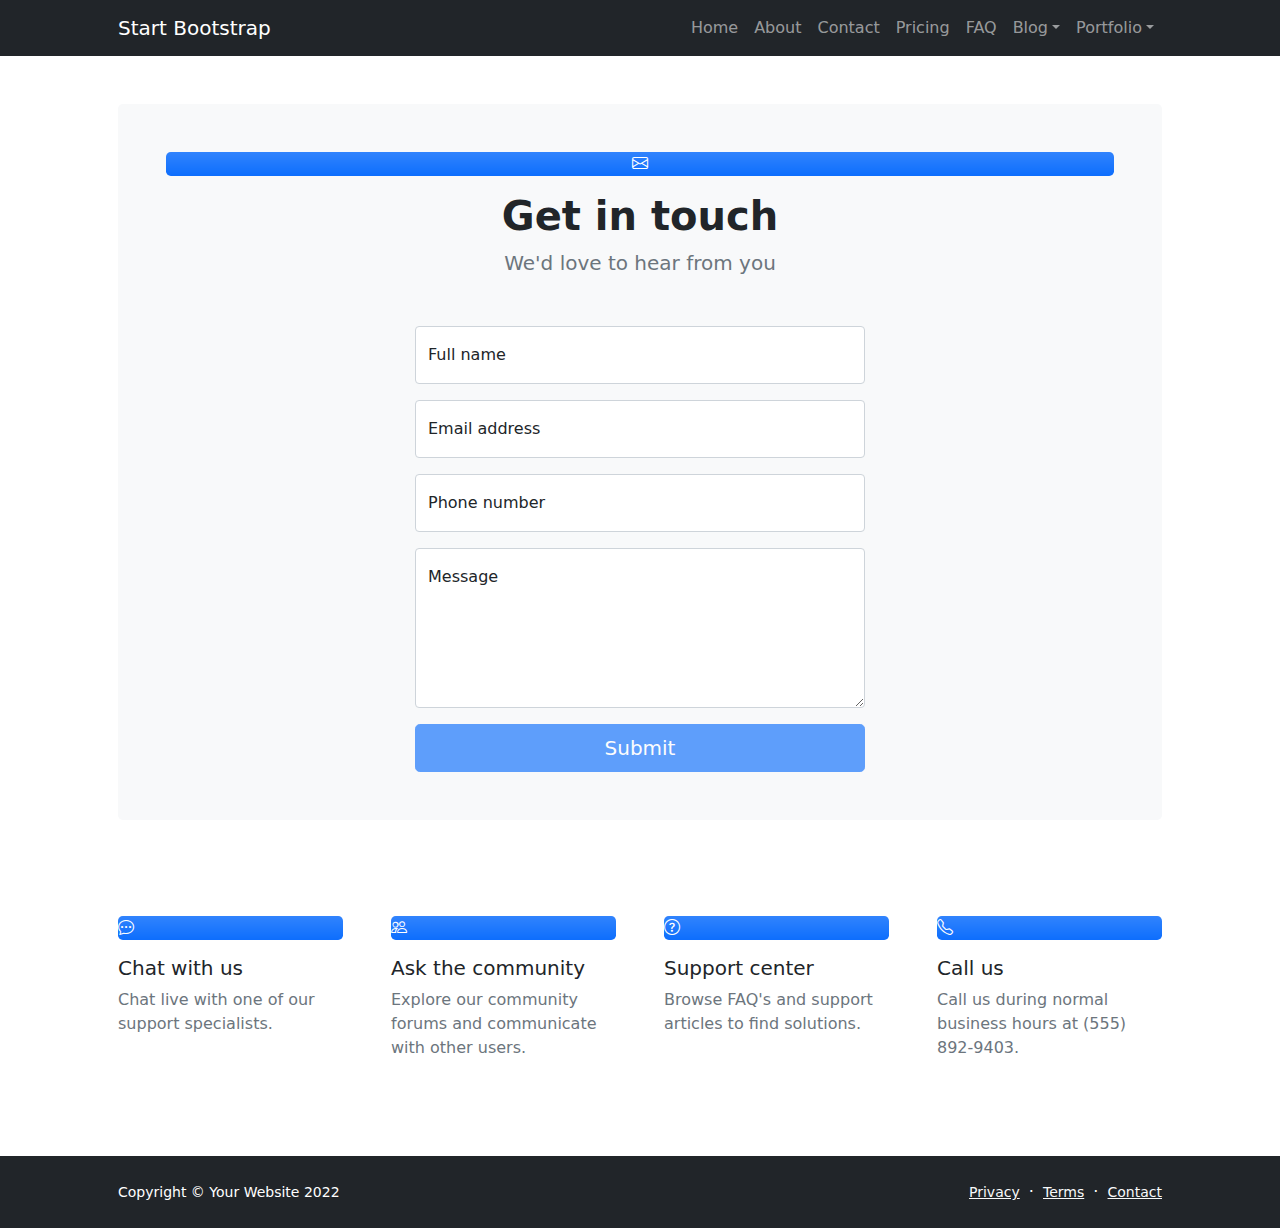
<file: blogapp/static/blogapp/contact.html>
<!DOCTYPE html>
<html lang="en">
    <head>
        <meta charset="utf-8" />
        <meta name="viewport" content="width=device-width, initial-scale=1, shrink-to-fit=no" />
        <meta name="description" content />
        <meta name="author" content />
        <title>Modern Business - Start Bootstrap Template</title>
        <!-- Favicon-->
        <link rel="icon" type="image/x-icon" href="assets/favicon.ico" />
        <!-- Bootstrap icons-->
        <link href="https://cdn.jsdelivr.net/npm/bootstrap-icons@1.5.0/font/bootstrap-icons.css" rel="stylesheet" />
        <!-- Core theme CSS (includes Bootstrap)-->
        <link href="css/styles.css" rel="stylesheet" />
    </head>
    <body class="d-flex flex-column">
        <main class="flex-shrink-0">
            <!-- Navigation-->
            <nav class="navbar navbar-expand-lg navbar-dark bg-dark">
                <div class="container px-5">
                    <a class="navbar-brand" href="index.html">Start Bootstrap</a>
                    <button class="navbar-toggler" type="button" data-bs-toggle="collapse" data-bs-target="#navbarSupportedContent" aria-controls="navbarSupportedContent" aria-expanded="false" aria-label="Toggle navigation"><span class="navbar-toggler-icon"></span></button>
                    <div class="collapse navbar-collapse" id="navbarSupportedContent">
                        <ul class="navbar-nav ms-auto mb-2 mb-lg-0">
                            <li class="nav-item"><a class="nav-link" href="index.html">Home</a></li>
                            <li class="nav-item"><a class="nav-link" href="about.html">About</a></li>
                            <li class="nav-item"><a class="nav-link" href="contact.html">Contact</a></li>
                            <li class="nav-item"><a class="nav-link" href="pricing.html">Pricing</a></li>
                            <li class="nav-item"><a class="nav-link" href="faq.html">FAQ</a></li>
                            <li class="nav-item dropdown">
                                <a class="nav-link dropdown-toggle" id="navbarDropdownBlog" href="#" role="button" data-bs-toggle="dropdown" aria-expanded="false">Blog</a>
                                <ul class="dropdown-menu dropdown-menu-end" aria-labelledby="navbarDropdownBlog">
                                    <li><a class="dropdown-item" href="blog-home.html">Blog Home</a></li>
                                    <li><a class="dropdown-item" href="blog-post.html">Blog Post</a></li>
                                </ul>
                            </li>
                            <li class="nav-item dropdown">
                                <a class="nav-link dropdown-toggle" id="navbarDropdownPortfolio" href="#" role="button" data-bs-toggle="dropdown" aria-expanded="false">Portfolio</a>
                                <ul class="dropdown-menu dropdown-menu-end" aria-labelledby="navbarDropdownPortfolio">
                                    <li><a class="dropdown-item" href="portfolio-overview.html">Portfolio Overview</a></li>
                                    <li><a class="dropdown-item" href="portfolio-item.html">Portfolio Item</a></li>
                                </ul>
                            </li>
                        </ul>
                    </div>
                </div>
            </nav>
            <!-- Page content-->
            <section class="py-5">
                <div class="container px-5">
                    <!-- Contact form-->
                    <div class="bg-light rounded-3 py-5 px-4 px-md-5 mb-5">
                        <div class="text-center mb-5">
                            <div class="feature bg-primary bg-gradient text-white rounded-3 mb-3"><i class="bi bi-envelope"></i></div>
                            <h1 class="fw-bolder">Get in touch</h1>
                            <p class="lead fw-normal text-muted mb-0">We'd love to hear from you</p>
                        </div>
                        <div class="row gx-5 justify-content-center">
                            <div class="col-lg-8 col-xl-6">
                                <!-- * * * * * * * * * * * * * * *-->
                                <!-- * * SB Forms Contact Form * *-->
                                <!-- * * * * * * * * * * * * * * *-->
                                <!-- This form is pre-integrated with SB Forms.-->
                                <!-- To make this form functional, sign up at-->
                                <!-- https://startbootstrap.com/solution/contact-forms-->
                                <!-- to get an API token!-->
                                <form id="contactForm" data-sb-form-api-token="API_TOKEN">
                                    <!-- Name input-->
                                    <div class="form-floating mb-3">
                                        <input class="form-control" id="name" type="text" placeholder="Enter your name..." data-sb-validations="required" />
                                        <label for="name">Full name</label>
                                        <div class="invalid-feedback" data-sb-feedback="name:required">A name is required.</div>
                                    </div>
                                    <!-- Email address input-->
                                    <div class="form-floating mb-3">
                                        <input class="form-control" id="email" type="email" placeholder="name@example.com" data-sb-validations="required,email" />
                                        <label for="email">Email address</label>
                                        <div class="invalid-feedback" data-sb-feedback="email:required">An email is required.</div>
                                        <div class="invalid-feedback" data-sb-feedback="email:email">Email is not valid.</div>
                                    </div>
                                    <!-- Phone number input-->
                                    <div class="form-floating mb-3">
                                        <input class="form-control" id="phone" type="tel" placeholder="(123) 456-7890" data-sb-validations="required" />
                                        <label for="phone">Phone number</label>
                                        <div class="invalid-feedback" data-sb-feedback="phone:required">A phone number is required.</div>
                                    </div>
                                    <!-- Message input-->
                                    <div class="form-floating mb-3">
                                        <textarea class="form-control" id="message" type="text" placeholder="Enter your message here..." style="height: 10rem" data-sb-validations="required"></textarea>
                                        <label for="message">Message</label>
                                        <div class="invalid-feedback" data-sb-feedback="message:required">A message is required.</div>
                                    </div>
                                    <!-- Submit success message-->
                                    <!---->
                                    <!-- This is what your users will see when the form-->
                                    <!-- has successfully submitted-->
                                    <div class="d-none" id="submitSuccessMessage">
                                        <div class="text-center mb-3">
                                            <div class="fw-bolder">Form submission successful!</div>
                                            To activate this form, sign up at
                                            <br />
                                            <a href="https://startbootstrap.com/solution/contact-forms">https://startbootstrap.com/solution/contact-forms</a>
                                        </div>
                                    </div>
                                    <!-- Submit error message-->
                                    <!---->
                                    <!-- This is what your users will see when there is-->
                                    <!-- an error submitting the form-->
                                    <div class="d-none" id="submitErrorMessage"><div class="text-center text-danger mb-3">Error sending message!</div></div>
                                    <!-- Submit Button-->
                                    <div class="d-grid"><button class="btn btn-primary btn-lg disabled" id="submitButton" type="submit">Submit</button></div>
                                </form>
                            </div>
                        </div>
                    </div>
                    <!-- Contact cards-->
                    <div class="row gx-5 row-cols-2 row-cols-lg-4 py-5">
                        <div class="col">
                            <div class="feature bg-primary bg-gradient text-white rounded-3 mb-3"><i class="bi bi-chat-dots"></i></div>
                            <div class="h5 mb-2">Chat with us</div>
                            <p class="text-muted mb-0">Chat live with one of our support specialists.</p>
                        </div>
                        <div class="col">
                            <div class="feature bg-primary bg-gradient text-white rounded-3 mb-3"><i class="bi bi-people"></i></div>
                            <div class="h5">Ask the community</div>
                            <p class="text-muted mb-0">Explore our community forums and communicate with other users.</p>
                        </div>
                        <div class="col">
                            <div class="feature bg-primary bg-gradient text-white rounded-3 mb-3"><i class="bi bi-question-circle"></i></div>
                            <div class="h5">Support center</div>
                            <p class="text-muted mb-0">Browse FAQ's and support articles to find solutions.</p>
                        </div>
                        <div class="col">
                            <div class="feature bg-primary bg-gradient text-white rounded-3 mb-3"><i class="bi bi-telephone"></i></div>
                            <div class="h5">Call us</div>
                            <p class="text-muted mb-0">Call us during normal business hours at (555) 892-9403.</p>
                        </div>
                    </div>
                </div>
            </section>
        </main>
        <!-- Footer-->
        <footer class="bg-dark py-4 mt-auto">
            <div class="container px-5">
                <div class="row align-items-center justify-content-between flex-column flex-sm-row">
                    <div class="col-auto"><div class="small m-0 text-white">Copyright &copy; Your Website 2022</div></div>
                    <div class="col-auto">
                        <a class="link-light small" href="#!">Privacy</a>
                        <span class="text-white mx-1">&middot;</span>
                        <a class="link-light small" href="#!">Terms</a>
                        <span class="text-white mx-1">&middot;</span>
                        <a class="link-light small" href="#!">Contact</a>
                    </div>
                </div>
            </div>
        </footer>
        <!-- Bootstrap core JS-->
        <script src="https://cdn.jsdelivr.net/npm/bootstrap@5.1.3/dist/js/bootstrap.bundle.min.js"></script>
        <!-- Core theme JS-->
        <script src="js/scripts.js"></script>
        <!-- * * * * * * * * * * * * * * * * * * * * * * * * * * * * * * * * * * * * * * * *-->
        <!-- * *                               SB Forms JS                               * *-->
        <!-- * * Activate your form at https://startbootstrap.com/solution/contact-forms * *-->
        <!-- * * * * * * * * * * * * * * * * * * * * * * * * * * * * * * * * * * * * * * * *-->
        <script src="https://cdn.startbootstrap.com/sb-forms-latest.js"></script>
    </body>
</html>
</file>
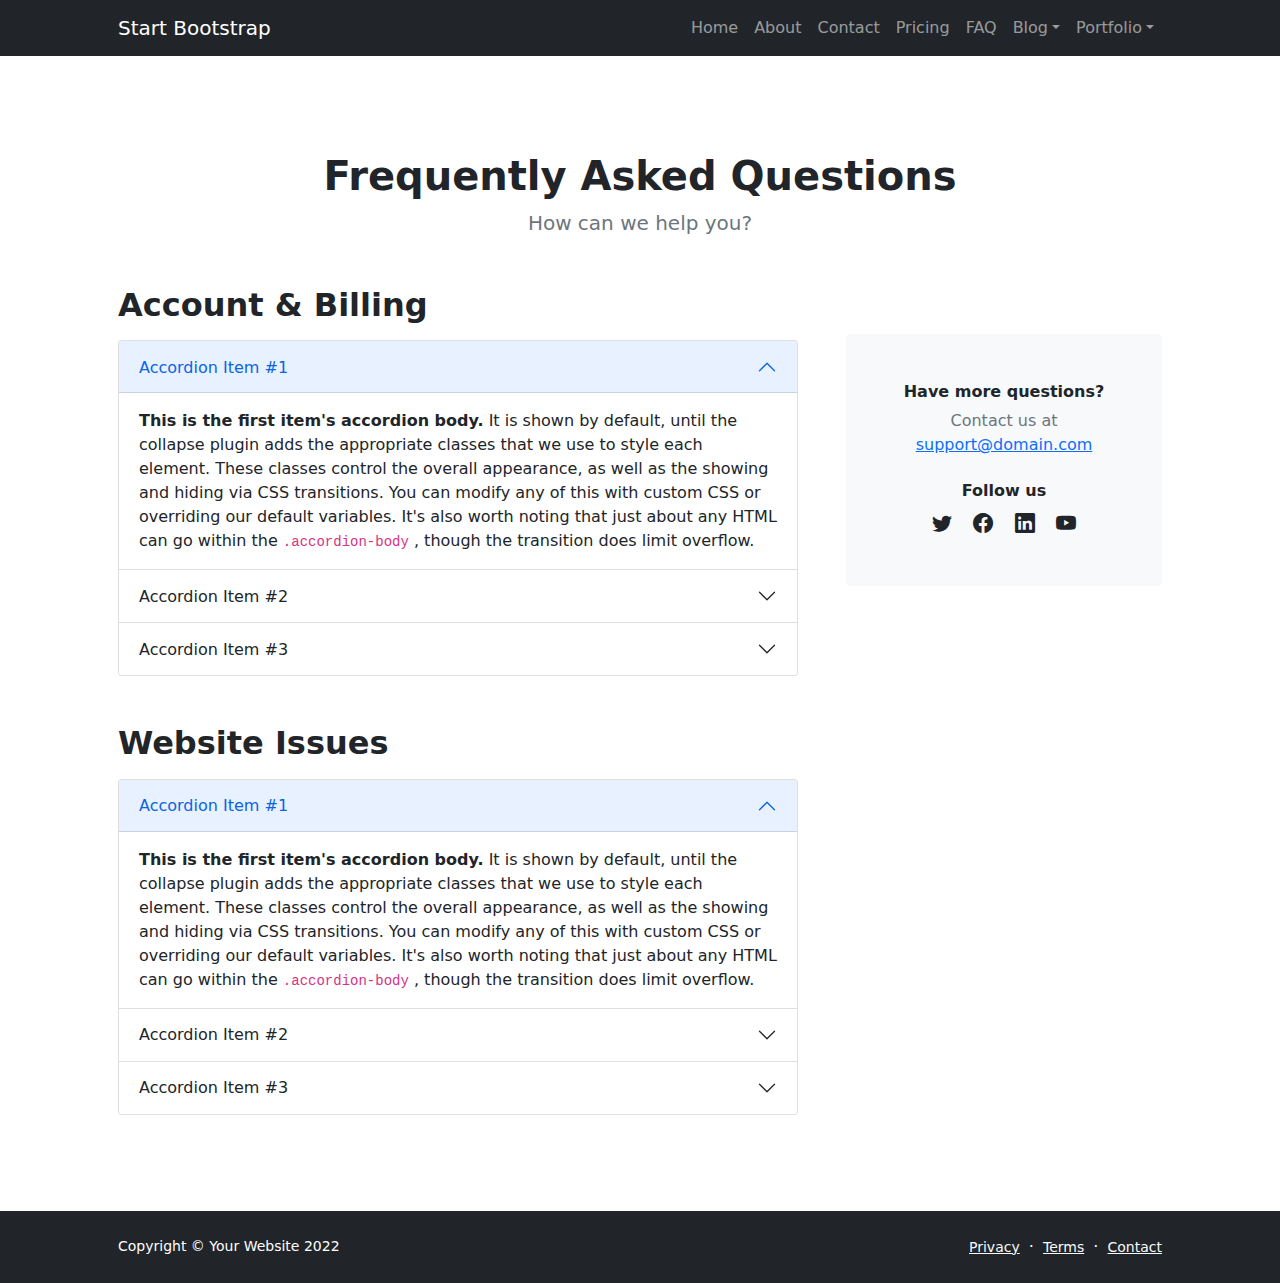
<file: blogapp/static/blogapp/faq.html>
<!DOCTYPE html>
<html lang="en">
    <head>
        <meta charset="utf-8" />
        <meta name="viewport" content="width=device-width, initial-scale=1, shrink-to-fit=no" />
        <meta name="description" content="" />
        <meta name="author" content="" />
        <title>Modern Business - Start Bootstrap Template</title>
        <!-- Favicon-->
        <link rel="icon" type="image/x-icon" href="assets/favicon.ico" />
        <!-- Bootstrap icons-->
        <link href="https://cdn.jsdelivr.net/npm/bootstrap-icons@1.5.0/font/bootstrap-icons.css" rel="stylesheet" />
        <!-- Core theme CSS (includes Bootstrap)-->
        <link href="css/styles.css" rel="stylesheet" />
    </head>
    <body class="d-flex flex-column h-100">
        <main class="flex-shrink-0">
            <!-- Navigation-->
            <nav class="navbar navbar-expand-lg navbar-dark bg-dark">
                <div class="container px-5">
                    <a class="navbar-brand" href="index.html">Start Bootstrap</a>
                    <button class="navbar-toggler" type="button" data-bs-toggle="collapse" data-bs-target="#navbarSupportedContent" aria-controls="navbarSupportedContent" aria-expanded="false" aria-label="Toggle navigation"><span class="navbar-toggler-icon"></span></button>
                    <div class="collapse navbar-collapse" id="navbarSupportedContent">
                        <ul class="navbar-nav ms-auto mb-2 mb-lg-0">
                            <li class="nav-item"><a class="nav-link" href="index.html">Home</a></li>
                            <li class="nav-item"><a class="nav-link" href="about.html">About</a></li>
                            <li class="nav-item"><a class="nav-link" href="contact.html">Contact</a></li>
                            <li class="nav-item"><a class="nav-link" href="pricing.html">Pricing</a></li>
                            <li class="nav-item"><a class="nav-link" href="faq.html">FAQ</a></li>
                            <li class="nav-item dropdown">
                                <a class="nav-link dropdown-toggle" id="navbarDropdownBlog" href="#" role="button" data-bs-toggle="dropdown" aria-expanded="false">Blog</a>
                                <ul class="dropdown-menu dropdown-menu-end" aria-labelledby="navbarDropdownBlog">
                                    <li><a class="dropdown-item" href="blog-home.html">Blog Home</a></li>
                                    <li><a class="dropdown-item" href="blog-post.html">Blog Post</a></li>
                                </ul>
                            </li>
                            <li class="nav-item dropdown">
                                <a class="nav-link dropdown-toggle" id="navbarDropdownPortfolio" href="#" role="button" data-bs-toggle="dropdown" aria-expanded="false">Portfolio</a>
                                <ul class="dropdown-menu dropdown-menu-end" aria-labelledby="navbarDropdownPortfolio">
                                    <li><a class="dropdown-item" href="portfolio-overview.html">Portfolio Overview</a></li>
                                    <li><a class="dropdown-item" href="portfolio-item.html">Portfolio Item</a></li>
                                </ul>
                            </li>
                        </ul>
                    </div>
                </div>
            </nav>
            <!-- Page Content-->
            <section class="py-5">
                <div class="container px-5 my-5">
                    <div class="text-center mb-5">
                        <h1 class="fw-bolder">Frequently Asked Questions</h1>
                        <p class="lead fw-normal text-muted mb-0">How can we help you?</p>
                    </div>
                    <div class="row gx-5">
                        <div class="col-xl-8">
                            <!-- FAQ Accordion 1-->
                            <h2 class="fw-bolder mb-3">Account &amp; Billing</h2>
                            <div class="accordion mb-5" id="accordionExample">
                                <div class="accordion-item">
                                    <h3 class="accordion-header" id="headingOne"><button class="accordion-button" type="button" data-bs-toggle="collapse" data-bs-target="#collapseOne" aria-expanded="true" aria-controls="collapseOne">Accordion Item #1</button></h3>
                                    <div class="accordion-collapse collapse show" id="collapseOne" aria-labelledby="headingOne" data-bs-parent="#accordionExample">
                                        <div class="accordion-body">
                                            <strong>This is the first item's accordion body.</strong>
                                            It is shown by default, until the collapse plugin adds the appropriate classes that we use to style each element. These classes control the overall appearance, as well as the showing and hiding via CSS transitions. You can modify any of this with custom CSS or overriding our default variables. It's also worth noting that just about any HTML can go within the
                                            <code>.accordion-body</code>
                                            , though the transition does limit overflow.
                                        </div>
                                    </div>
                                </div>
                                <div class="accordion-item">
                                    <h3 class="accordion-header" id="headingTwo"><button class="accordion-button collapsed" type="button" data-bs-toggle="collapse" data-bs-target="#collapseTwo" aria-expanded="false" aria-controls="collapseTwo">Accordion Item #2</button></h3>
                                    <div class="accordion-collapse collapse" id="collapseTwo" aria-labelledby="headingTwo" data-bs-parent="#accordionExample">
                                        <div class="accordion-body">
                                            <strong>This is the second item's accordion body.</strong>
                                            It is hidden by default, until the collapse plugin adds the appropriate classes that we use to style each element. These classes control the overall appearance, as well as the showing and hiding via CSS transitions. You can modify any of this with custom CSS or overriding our default variables. It's also worth noting that just about any HTML can go within the
                                            <code>.accordion-body</code>
                                            , though the transition does limit overflow.
                                        </div>
                                    </div>
                                </div>
                                <div class="accordion-item">
                                    <h3 class="accordion-header" id="headingThree"><button class="accordion-button collapsed" type="button" data-bs-toggle="collapse" data-bs-target="#collapseThree" aria-expanded="false" aria-controls="collapseThree">Accordion Item #3</button></h3>
                                    <div class="accordion-collapse collapse" id="collapseThree" aria-labelledby="headingThree" data-bs-parent="#accordionExample">
                                        <div class="accordion-body">
                                            <strong>This is the third item's accordion body.</strong>
                                            It is hidden by default, until the collapse plugin adds the appropriate classes that we use to style each element. These classes control the overall appearance, as well as the showing and hiding via CSS transitions. You can modify any of this with custom CSS or overriding our default variables. It's also worth noting that just about any HTML can go within the
                                            <code>.accordion-body</code>
                                            , though the transition does limit overflow.
                                        </div>
                                    </div>
                                </div>
                            </div>
                            <!-- FAQ Accordion 2-->
                            <h2 class="fw-bolder mb-3">Website Issues</h2>
                            <div class="accordion mb-5 mb-xl-0" id="accordionExample2">
                                <div class="accordion-item">
                                    <h3 class="accordion-header" id="headingOne"><button class="accordion-button" type="button" data-bs-toggle="collapse" data-bs-target="#collapseOne" aria-expanded="true" aria-controls="collapseOne">Accordion Item #1</button></h3>
                                    <div class="accordion-collapse collapse show" id="collapseOne" aria-labelledby="headingOne" data-bs-parent="#accordionExample2">
                                        <div class="accordion-body">
                                            <strong>This is the first item's accordion body.</strong>
                                            It is shown by default, until the collapse plugin adds the appropriate classes that we use to style each element. These classes control the overall appearance, as well as the showing and hiding via CSS transitions. You can modify any of this with custom CSS or overriding our default variables. It's also worth noting that just about any HTML can go within the
                                            <code>.accordion-body</code>
                                            , though the transition does limit overflow.
                                        </div>
                                    </div>
                                </div>
                                <div class="accordion-item">
                                    <h3 class="accordion-header" id="headingTwo"><button class="accordion-button collapsed" type="button" data-bs-toggle="collapse" data-bs-target="#collapseTwo" aria-expanded="false" aria-controls="collapseTwo">Accordion Item #2</button></h3>
                                    <div class="accordion-collapse collapse" id="collapseTwo" aria-labelledby="headingTwo" data-bs-parent="#accordionExample2">
                                        <div class="accordion-body">
                                            <strong>This is the second item's accordion body.</strong>
                                            It is hidden by default, until the collapse plugin adds the appropriate classes that we use to style each element. These classes control the overall appearance, as well as the showing and hiding via CSS transitions. You can modify any of this with custom CSS or overriding our default variables. It's also worth noting that just about any HTML can go within the
                                            <code>.accordion-body</code>
                                            , though the transition does limit overflow.
                                        </div>
                                    </div>
                                </div>
                                <div class="accordion-item">
                                    <h3 class="accordion-header" id="headingThree"><button class="accordion-button collapsed" type="button" data-bs-toggle="collapse" data-bs-target="#collapseThree" aria-expanded="false" aria-controls="collapseThree">Accordion Item #3</button></h3>
                                    <div class="accordion-collapse collapse" id="collapseThree" aria-labelledby="headingThree" data-bs-parent="#accordionExample2">
                                        <div class="accordion-body">
                                            <strong>This is the third item's accordion body.</strong>
                                            It is hidden by default, until the collapse plugin adds the appropriate classes that we use to style each element. These classes control the overall appearance, as well as the showing and hiding via CSS transitions. You can modify any of this with custom CSS or overriding our default variables. It's also worth noting that just about any HTML can go within the
                                            <code>.accordion-body</code>
                                            , though the transition does limit overflow.
                                        </div>
                                    </div>
                                </div>
                            </div>
                        </div>
                        <div class="col-xl-4">
                            <div class="card border-0 bg-light mt-xl-5">
                                <div class="card-body p-4 py-lg-5">
                                    <div class="d-flex align-items-center justify-content-center">
                                        <div class="text-center">
                                            <div class="h6 fw-bolder">Have more questions?</div>
                                            <p class="text-muted mb-4">
                                                Contact us at
                                                <br />
                                                <a href="#!">support@domain.com</a>
                                            </p>
                                            <div class="h6 fw-bolder">Follow us</div>
                                            <a class="fs-5 px-2 link-dark" href="#!"><i class="bi-twitter"></i></a>
                                            <a class="fs-5 px-2 link-dark" href="#!"><i class="bi-facebook"></i></a>
                                            <a class="fs-5 px-2 link-dark" href="#!"><i class="bi-linkedin"></i></a>
                                            <a class="fs-5 px-2 link-dark" href="#!"><i class="bi-youtube"></i></a>
                                        </div>
                                    </div>
                                </div>
                            </div>
                        </div>
                    </div>
                </div>
            </section>
        </main>
        <!-- Footer-->
        <footer class="bg-dark py-4 mt-auto">
            <div class="container px-5">
                <div class="row align-items-center justify-content-between flex-column flex-sm-row">
                    <div class="col-auto"><div class="small m-0 text-white">Copyright &copy; Your Website 2022</div></div>
                    <div class="col-auto">
                        <a class="link-light small" href="#!">Privacy</a>
                        <span class="text-white mx-1">&middot;</span>
                        <a class="link-light small" href="#!">Terms</a>
                        <span class="text-white mx-1">&middot;</span>
                        <a class="link-light small" href="#!">Contact</a>
                    </div>
                </div>
            </div>
        </footer>
        <!-- Bootstrap core JS-->
        <script src="https://cdn.jsdelivr.net/npm/bootstrap@5.1.3/dist/js/bootstrap.bundle.min.js"></script>
        <!-- Core theme JS-->
        <script src="js/scripts.js"></script>
    </body>
</html>
</file>
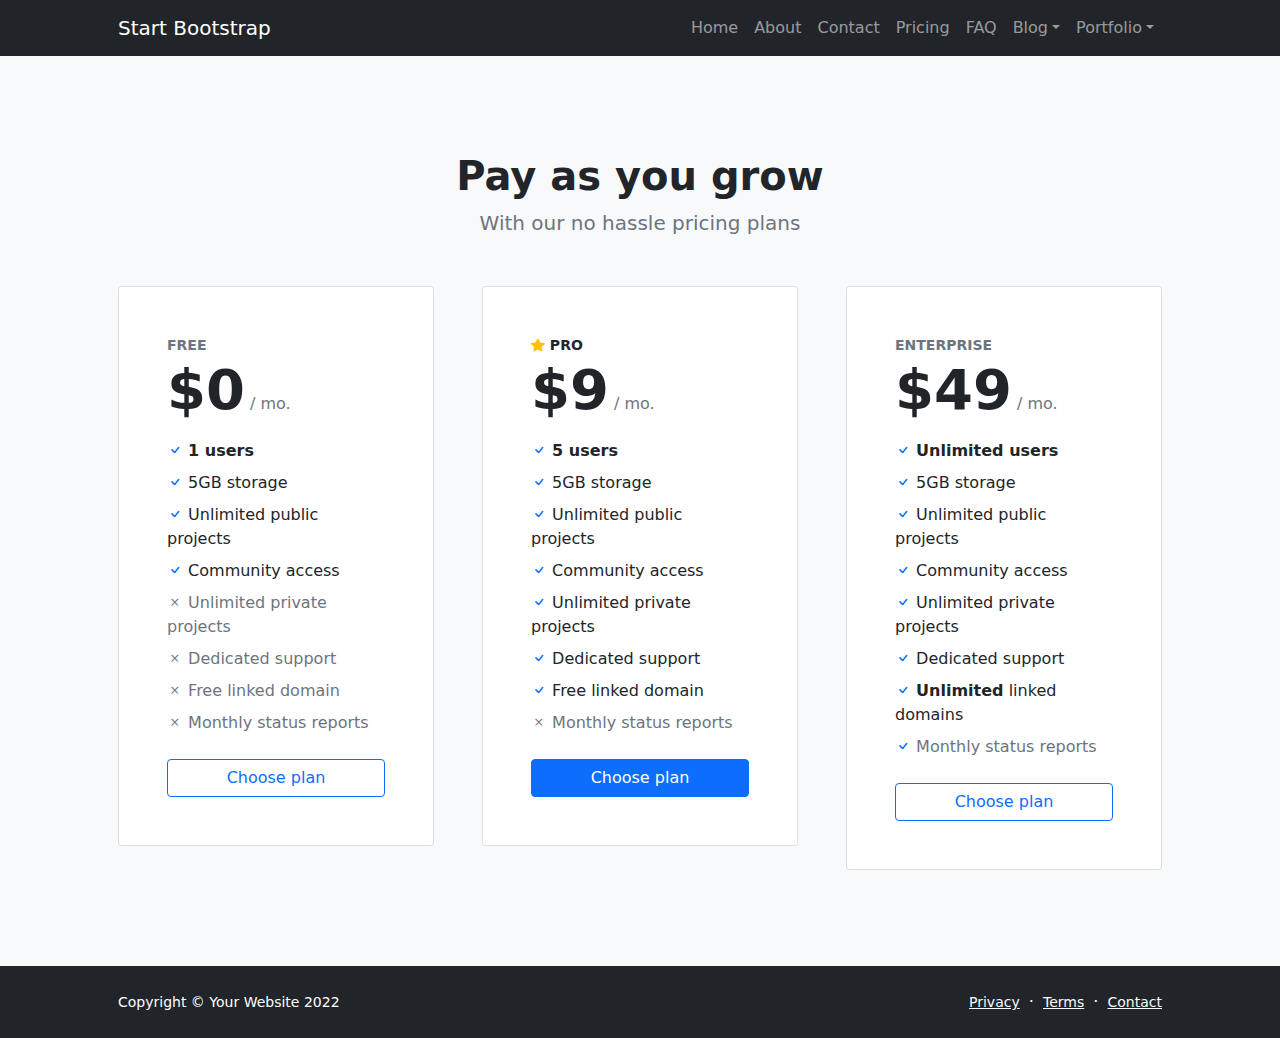
<file: blogapp/static/blogapp/pricing.html>
<!DOCTYPE html>
<html lang="en">
    <head>
        <meta charset="utf-8" />
        <meta name="viewport" content="width=device-width, initial-scale=1, shrink-to-fit=no" />
        <meta name="description" content="" />
        <meta name="author" content="" />
        <title>Modern Business - Start Bootstrap Template</title>
        <!-- Favicon-->
        <link rel="icon" type="image/x-icon" href="assets/favicon.ico" />
        <!-- Bootstrap icons-->
        <link href="https://cdn.jsdelivr.net/npm/bootstrap-icons@1.5.0/font/bootstrap-icons.css" rel="stylesheet" />
        <!-- Core theme CSS (includes Bootstrap)-->
        <link href="css/styles.css" rel="stylesheet" />
    </head>
    <body class="d-flex flex-column">
        <main class="flex-shrink-0">
            <!-- Navigation-->
            <nav class="navbar navbar-expand-lg navbar-dark bg-dark">
                <div class="container px-5">
                    <a class="navbar-brand" href="index.html">Start Bootstrap</a>
                    <button class="navbar-toggler" type="button" data-bs-toggle="collapse" data-bs-target="#navbarSupportedContent" aria-controls="navbarSupportedContent" aria-expanded="false" aria-label="Toggle navigation"><span class="navbar-toggler-icon"></span></button>
                    <div class="collapse navbar-collapse" id="navbarSupportedContent">
                        <ul class="navbar-nav ms-auto mb-2 mb-lg-0">
                            <li class="nav-item"><a class="nav-link" href="index.html">Home</a></li>
                            <li class="nav-item"><a class="nav-link" href="about.html">About</a></li>
                            <li class="nav-item"><a class="nav-link" href="contact.html">Contact</a></li>
                            <li class="nav-item"><a class="nav-link" href="pricing.html">Pricing</a></li>
                            <li class="nav-item"><a class="nav-link" href="faq.html">FAQ</a></li>
                            <li class="nav-item dropdown">
                                <a class="nav-link dropdown-toggle" id="navbarDropdownBlog" href="#" role="button" data-bs-toggle="dropdown" aria-expanded="false">Blog</a>
                                <ul class="dropdown-menu dropdown-menu-end" aria-labelledby="navbarDropdownBlog">
                                    <li><a class="dropdown-item" href="blog-home.html">Blog Home</a></li>
                                    <li><a class="dropdown-item" href="blog-post.html">Blog Post</a></li>
                                </ul>
                            </li>
                            <li class="nav-item dropdown">
                                <a class="nav-link dropdown-toggle" id="navbarDropdownPortfolio" href="#" role="button" data-bs-toggle="dropdown" aria-expanded="false">Portfolio</a>
                                <ul class="dropdown-menu dropdown-menu-end" aria-labelledby="navbarDropdownPortfolio">
                                    <li><a class="dropdown-item" href="portfolio-overview.html">Portfolio Overview</a></li>
                                    <li><a class="dropdown-item" href="portfolio-item.html">Portfolio Item</a></li>
                                </ul>
                            </li>
                        </ul>
                    </div>
                </div>
            </nav>
            <!-- Pricing section-->
            <section class="bg-light py-5">
                <div class="container px-5 my-5">
                    <div class="text-center mb-5">
                        <h1 class="fw-bolder">Pay as you grow</h1>
                        <p class="lead fw-normal text-muted mb-0">With our no hassle pricing plans</p>
                    </div>
                    <div class="row gx-5 justify-content-center">
                        <!-- Pricing card free-->
                        <div class="col-lg-6 col-xl-4">
                            <div class="card mb-5 mb-xl-0">
                                <div class="card-body p-5">
                                    <div class="small text-uppercase fw-bold text-muted">Free</div>
                                    <div class="mb-3">
                                        <span class="display-4 fw-bold">$0</span>
                                        <span class="text-muted">/ mo.</span>
                                    </div>
                                    <ul class="list-unstyled mb-4">
                                        <li class="mb-2">
                                            <i class="bi bi-check text-primary"></i>
                                            <strong>1 users</strong>
                                        </li>
                                        <li class="mb-2">
                                            <i class="bi bi-check text-primary"></i>
                                            5GB storage
                                        </li>
                                        <li class="mb-2">
                                            <i class="bi bi-check text-primary"></i>
                                            Unlimited public projects
                                        </li>
                                        <li class="mb-2">
                                            <i class="bi bi-check text-primary"></i>
                                            Community access
                                        </li>
                                        <li class="mb-2 text-muted">
                                            <i class="bi bi-x"></i>
                                            Unlimited private projects
                                        </li>
                                        <li class="mb-2 text-muted">
                                            <i class="bi bi-x"></i>
                                            Dedicated support
                                        </li>
                                        <li class="mb-2 text-muted">
                                            <i class="bi bi-x"></i>
                                            Free linked domain
                                        </li>
                                        <li class="text-muted">
                                            <i class="bi bi-x"></i>
                                            Monthly status reports
                                        </li>
                                    </ul>
                                    <div class="d-grid"><a class="btn btn-outline-primary" href="#!">Choose plan</a></div>
                                </div>
                            </div>
                        </div>
                        <!-- Pricing card pro-->
                        <div class="col-lg-6 col-xl-4">
                            <div class="card mb-5 mb-xl-0">
                                <div class="card-body p-5">
                                    <div class="small text-uppercase fw-bold">
                                        <i class="bi bi-star-fill text-warning"></i>
                                        Pro
                                    </div>
                                    <div class="mb-3">
                                        <span class="display-4 fw-bold">$9</span>
                                        <span class="text-muted">/ mo.</span>
                                    </div>
                                    <ul class="list-unstyled mb-4">
                                        <li class="mb-2">
                                            <i class="bi bi-check text-primary"></i>
                                            <strong>5 users</strong>
                                        </li>
                                        <li class="mb-2">
                                            <i class="bi bi-check text-primary"></i>
                                            5GB storage
                                        </li>
                                        <li class="mb-2">
                                            <i class="bi bi-check text-primary"></i>
                                            Unlimited public projects
                                        </li>
                                        <li class="mb-2">
                                            <i class="bi bi-check text-primary"></i>
                                            Community access
                                        </li>
                                        <li class="mb-2">
                                            <i class="bi bi-check text-primary"></i>
                                            Unlimited private projects
                                        </li>
                                        <li class="mb-2">
                                            <i class="bi bi-check text-primary"></i>
                                            Dedicated support
                                        </li>
                                        <li class="mb-2">
                                            <i class="bi bi-check text-primary"></i>
                                            Free linked domain
                                        </li>
                                        <li class="text-muted">
                                            <i class="bi bi-x"></i>
                                            Monthly status reports
                                        </li>
                                    </ul>
                                    <div class="d-grid"><a class="btn btn-primary" href="#!">Choose plan</a></div>
                                </div>
                            </div>
                        </div>
                        <!-- Pricing card enterprise-->
                        <div class="col-lg-6 col-xl-4">
                            <div class="card">
                                <div class="card-body p-5">
                                    <div class="small text-uppercase fw-bold text-muted">Enterprise</div>
                                    <div class="mb-3">
                                        <span class="display-4 fw-bold">$49</span>
                                        <span class="text-muted">/ mo.</span>
                                    </div>
                                    <ul class="list-unstyled mb-4">
                                        <li class="mb-2">
                                            <i class="bi bi-check text-primary"></i>
                                            <strong>Unlimited users</strong>
                                        </li>
                                        <li class="mb-2">
                                            <i class="bi bi-check text-primary"></i>
                                            5GB storage
                                        </li>
                                        <li class="mb-2">
                                            <i class="bi bi-check text-primary"></i>
                                            Unlimited public projects
                                        </li>
                                        <li class="mb-2">
                                            <i class="bi bi-check text-primary"></i>
                                            Community access
                                        </li>
                                        <li class="mb-2">
                                            <i class="bi bi-check text-primary"></i>
                                            Unlimited private projects
                                        </li>
                                        <li class="mb-2">
                                            <i class="bi bi-check text-primary"></i>
                                            Dedicated support
                                        </li>
                                        <li class="mb-2">
                                            <i class="bi bi-check text-primary"></i>
                                            <strong>Unlimited</strong>
                                            linked domains
                                        </li>
                                        <li class="text-muted">
                                            <i class="bi bi-check text-primary"></i>
                                            Monthly status reports
                                        </li>
                                    </ul>
                                    <div class="d-grid"><a class="btn btn-outline-primary" href="#!">Choose plan</a></div>
                                </div>
                            </div>
                        </div>
                    </div>
                </div>
            </section>
        </main>
        <!-- Footer-->
        <footer class="bg-dark py-4 mt-auto">
            <div class="container px-5">
                <div class="row align-items-center justify-content-between flex-column flex-sm-row">
                    <div class="col-auto"><div class="small m-0 text-white">Copyright &copy; Your Website 2022</div></div>
                    <div class="col-auto">
                        <a class="link-light small" href="#!">Privacy</a>
                        <span class="text-white mx-1">&middot;</span>
                        <a class="link-light small" href="#!">Terms</a>
                        <span class="text-white mx-1">&middot;</span>
                        <a class="link-light small" href="#!">Contact</a>
                    </div>
                </div>
            </div>
        </footer>
        <!-- Bootstrap core JS-->
        <script src="https://cdn.jsdelivr.net/npm/bootstrap@5.1.3/dist/js/bootstrap.bundle.min.js"></script>
        <!-- Core theme JS-->
        <script src="js/scripts.js"></script>
    </body>
</html>
</file>
